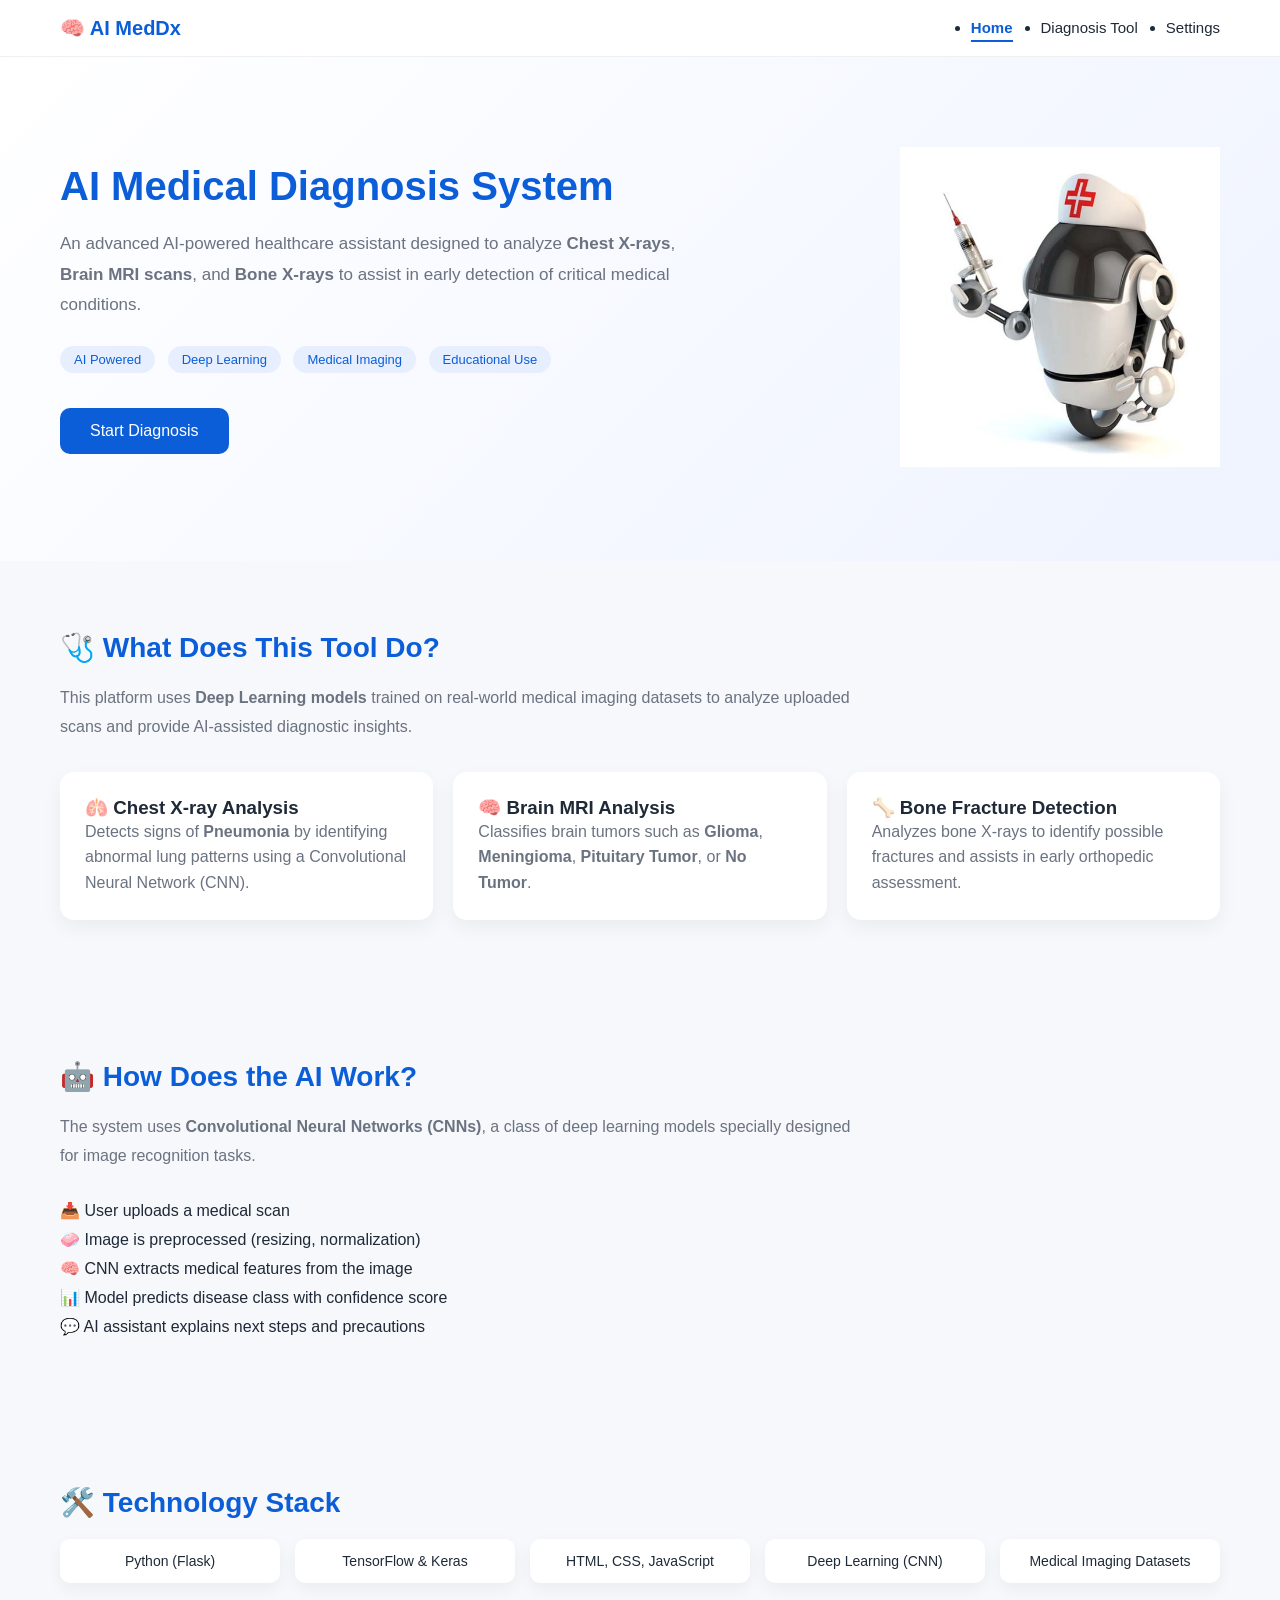
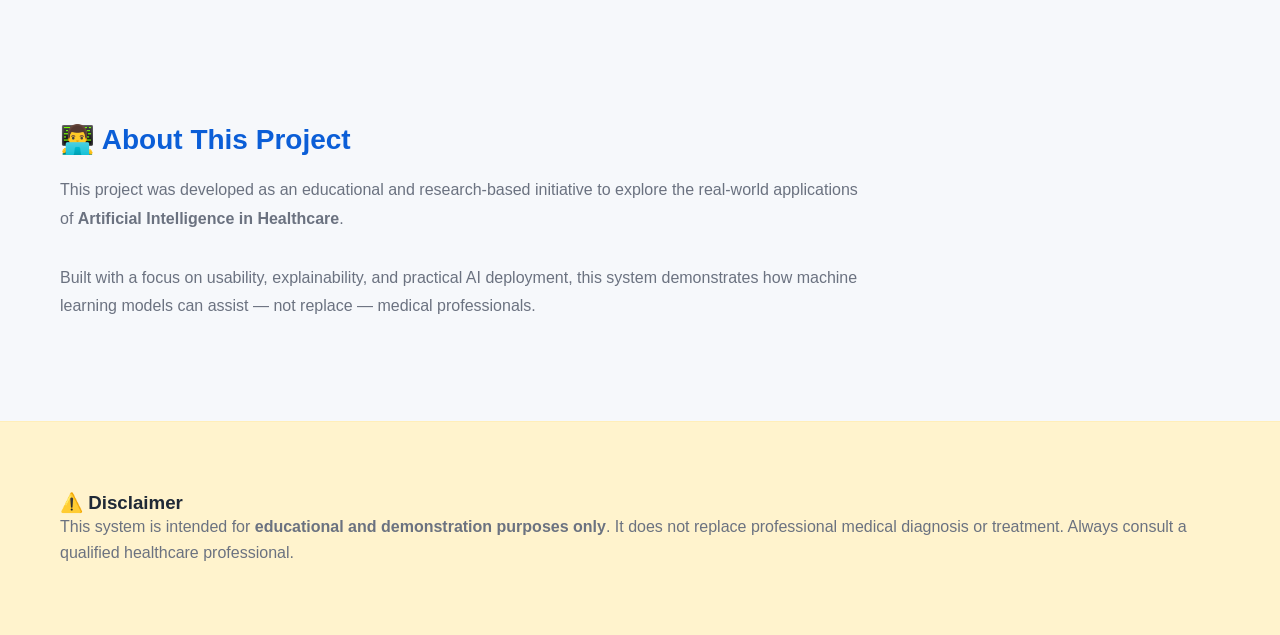
<file: Frontend/index.html>
<!DOCTYPE html>
<html lang="en">
<head>
    <meta charset="UTF-8">
    <title>AI Medical Diagnosis System</title>

    <link rel="stylesheet" href="css/main.css">
    <link rel="stylesheet" href="css/home.css">

    <script defer src="js/main.js"></script>
</head>
<body>

<!-- NAVBAR (SAME AS HOME & TOOL) -->
<nav class="navbar">
    <div class="logo">🧠 AI MedDx</div>
    <ul class="nav-links">
        <li><a href="index.html">Home</a></li>
        <li><a href="tool.html">Diagnosis Tool</a></li>
        <li><a href="settings.html" class="active">Settings</a></li>
    </ul>
</nav>

<!-- HERO -->
<section class="hero">
    <div class="hero-text">
        <h1>AI Medical Diagnosis System</h1>

        <p class="hero-desc">
            An advanced AI-powered healthcare assistant designed to analyze
            <b>Chest X-rays</b>, <b>Brain MRI scans</b>, and <b>Bone X-rays</b>
            to assist in early detection of critical medical conditions.
        </p>

        <div class="badges">
            <span>AI Powered</span>
            <span>Deep Learning</span>
            <span>Medical Imaging</span>
            <span>Educational Use</span>
        </div>

        <a href="tool.html" class="cta-btn">Start Diagnosis</a>
    </div>

    <div class="hero-image">
        <img src="assets/Robo_doc.jpg" alt="AI Medical Assistant">
    </div>
</section>

<!-- WHAT TOOL DOES -->
<section class="section light">
    <h2>🩺 What Does This Tool Do?</h2>
    <p class="section-text">
        This platform uses <b>Deep Learning models</b> trained on real-world
        medical imaging datasets to analyze uploaded scans and provide
        AI-assisted diagnostic insights.
    </p>

    <div class="features">
        <div class="feature-card">
            <h3>🫁 Chest X-ray Analysis</h3>
            <p>
                Detects signs of <b>Pneumonia</b> by identifying abnormal lung
                patterns using a Convolutional Neural Network (CNN).
            </p>
        </div>

        <div class="feature-card">
            <h3>🧠 Brain MRI Analysis</h3>
            <p>
                Classifies brain tumors such as <b>Glioma</b>, <b>Meningioma</b>,
                <b>Pituitary Tumor</b>, or <b>No Tumor</b>.
            </p>
        </div>

        <div class="feature-card">
            <h3>🦴 Bone Fracture Detection</h3>
            <p>
                Analyzes bone X-rays to identify possible fractures and assists
                in early orthopedic assessment.
            </p>
        </div>
    </div>
</section>

<!-- HOW AI WORKS -->
<section class="section">
    <h2>🤖 How Does the AI Work?</h2>
    <p class="section-text">
        The system uses <b>Convolutional Neural Networks (CNNs)</b>, a class of
        deep learning models specially designed for image recognition tasks.
    </p>

    <ul class="steps">
        <li>📥 User uploads a medical scan</li>
        <li>🧼 Image is preprocessed (resizing, normalization)</li>
        <li>🧠 CNN extracts medical features from the image</li>
        <li>📊 Model predicts disease class with confidence score</li>
        <li>💬 AI assistant explains next steps and precautions</li>
    </ul>
</section>

<!-- TECHNOLOGY STACK -->
<section class="section light">
    <h2>🛠️ Technology Stack</h2>

    <div class="tech-grid">
        <div>Python (Flask)</div>
        <div>TensorFlow & Keras</div>
        <div>HTML, CSS, JavaScript</div>
        <div>Deep Learning (CNN)</div>
        <div>Medical Imaging Datasets</div>
    </div>
</section>

<!-- ABOUT -->
<section class="section">
    <h2>👨‍💻 About This Project</h2>
    <p class="section-text">
        This project was developed as an educational and research-based
        initiative to explore the real-world applications of
        <b>Artificial Intelligence in Healthcare</b>.
    </p>

    <p class="section-text">
        Built with a focus on usability, explainability, and practical AI
        deployment, this system demonstrates how machine learning models can
        assist — not replace — medical professionals.
    </p>
</section>

<!-- DISCLAIMER -->
<section class="section disclaimer">
    <h3>⚠️ Disclaimer</h3>
    <p>
        This system is intended for <b>educational and demonstration purposes only</b>.
        It does not replace professional medical diagnosis or treatment.
        Always consult a qualified healthcare professional.
    </p>
</section>

</body>
</html>
</file>
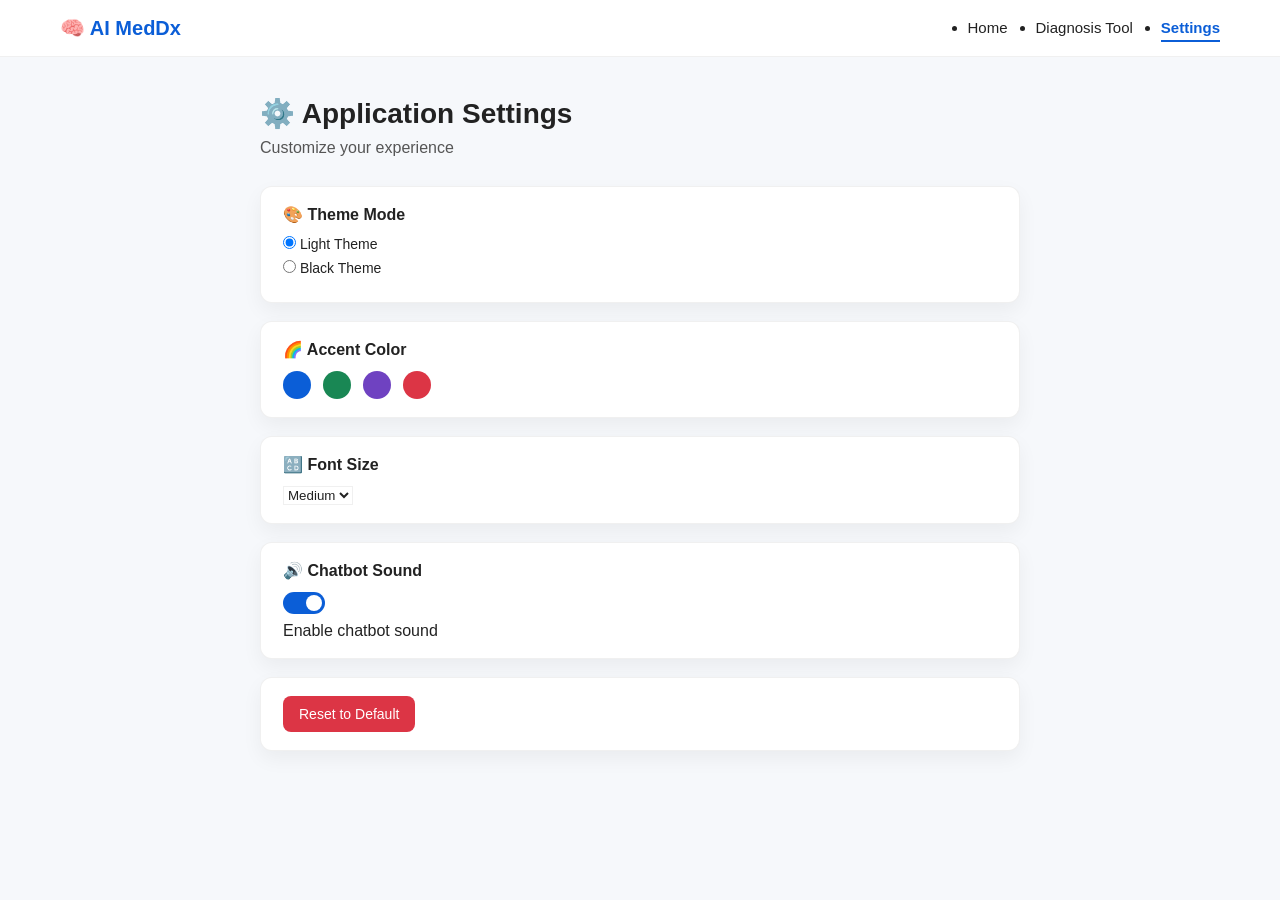
<file: Frontend/settings.html>
<!DOCTYPE html>
<html lang="en">
<head>
    <meta charset="UTF-8">
    <title>Settings | AI MedDx</title>

    <!-- COMMON CSS -->
    <link rel="stylesheet" href="css/main.css">
    <link rel="stylesheet" href="css/settings.css">

    <!-- COMMON JS (THEME / ACCENT / FONT SYNC) -->
    <script defer src="js/main.js"></script>

    <!-- SETTINGS PAGE LOGIC -->
    <script defer src="js/settings.js"></script>
</head>
<body>

<!-- NAVBAR (SAME AS HOME & TOOL) -->
<nav class="navbar">
    <div class="logo">🧠 AI MedDx</div>
    <ul class="nav-links">
        <li><a href="index.html">Home</a></li>
        <li><a href="tool.html">Diagnosis Tool</a></li>
        <li><a href="settings.html" class="active">Settings</a></li>
    </ul>
</nav>

<!-- SETTINGS CONTAINER -->
<section class="settings-container">

    <h1>⚙️ Application Settings</h1>
    <p class="subtitle">Customize your experience</p>

    <!-- THEME MODE -->
    <div class="settings-card">
        <h3>🎨 Theme Mode</h3>

        <label>
            <input type="radio" name="theme" value="light">
            Light Theme
        </label>

        <label>
            <input type="radio" name="theme" value="dark">
            Black Theme
        </label>
    </div>

    <!-- ACCENT COLOR -->
    <div class="settings-card">
        <h3>🌈 Accent Color</h3>

        <div class="color-options">
            <span class="color blue" data-color="#0b5ed7" title="Blue"></span>
            <span class="color green" data-color="#198754" title="Green"></span>
            <span class="color purple" data-color="#6f42c1" title="Purple"></span>
            <span class="color red" data-color="#dc3545" title="Red"></span>
        </div>
    </div>

    <!-- FONT SIZE -->
    <div class="settings-card">
        <h3>🔠 Font Size</h3>

        <select id="fontSize">
            <option value="small">Small</option>
            <option value="medium">Medium</option>
            <option value="large">Large</option>
        </select>
    </div>

    <!-- CHATBOT SOUND -->
    <div class="settings-card">
        <h3>🔊 Chatbot Sound</h3>

        <label class="switch">
            <input type="checkbox" id="chatSound">
            <span class="slider"></span>
        </label>

        <span>Enable chatbot sound</span>
    </div>

    <!-- RESET -->
    <div class="settings-card danger">
        <button id="resetSettings">Reset to Default</button>
    </div>

</section>

</body>
</html>
</file>
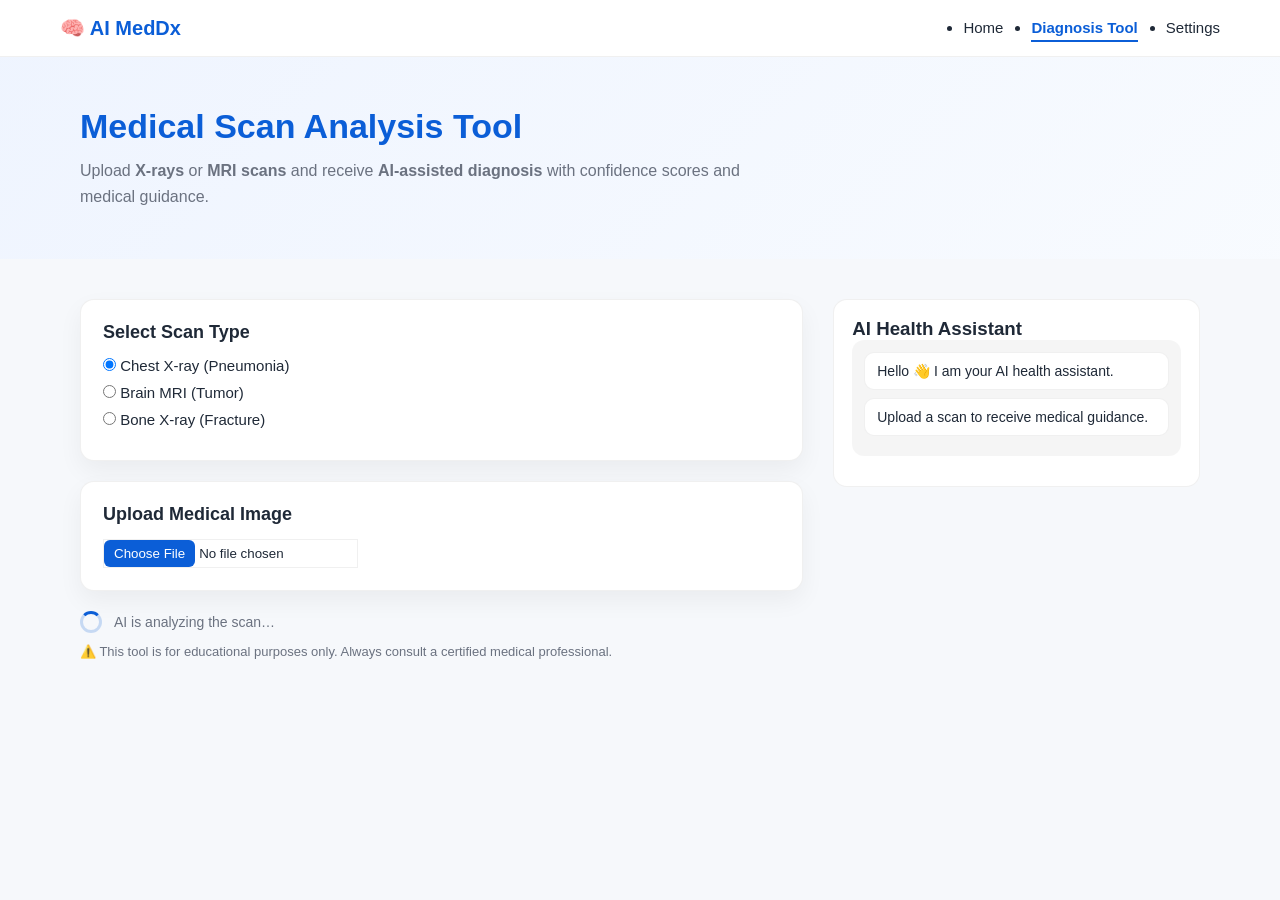
<file: Frontend/tool.html>
<!DOCTYPE html>
<html lang="en">
<head>
    <meta charset="UTF-8">
    <title>Diagnosis Tool | AI MedDx</title>

    <!-- COMMON + TOOL CSS -->
    <link rel="stylesheet" href="css/main.css">
    <link rel="stylesheet" href="css/tool.css">

    <!-- COMMON JS (THEME / NAVBAR / SETTINGS SYNC) -->
    <script defer src="js/main.js"></script>

    <!-- TOOL LOGIC -->
    <script defer src="js/tool.js"></script>
</head>
<body>

<!-- NAVBAR -->
<nav class="navbar">
    <div class="logo">🧠 AI MedDx</div>
    <ul class="nav-links">
        <li><a href="index.html">Home</a></li>
        <li><a href="tool.html" class="active">Diagnosis Tool</a></li>
        <li><a href="settings.html">Settings</a></li>
    </ul>
</nav>

<!-- TOOL HEADER -->
<section class="tool-hero">
    <h1>Medical Scan Analysis Tool</h1>
    <p>
        Upload <b>X-rays</b> or <b>MRI scans</b> and receive
        <b>AI-assisted diagnosis</b> with confidence scores and medical guidance.
    </p>
</section>

<!-- TOOL MAIN -->
<section class="tool-container">

    <!-- LEFT PANEL -->
    <div class="tool-left">

        <!-- SCAN TYPE -->
        <div class="tool-card">
            <h3>Select Scan Type</h3>
            <div class="radio-group">
                <label>
                    <input type="radio" name="scan" value="chest" checked>
                    Chest X-ray (Pneumonia)
                </label>
                <label>
                    <input type="radio" name="scan" value="brain">
                    Brain MRI (Tumor)
                </label>
                <label>
                    <input type="radio" name="scan" value="bone">
                    Bone X-ray (Fracture)
                </label>
            </div>
        </div>

        <!-- UPLOAD -->
        <div class="tool-card">
            <h3>Upload Medical Image</h3>
            <input type="file" id="imageUpload" accept="image/*">
            <img id="preview" hidden>
        </div>

        <!-- AI LOADER (HIDDEN BY DEFAULT) -->
        <div id="aiLoader" class="ai-loader" hidden>
            <div class="spinner"></div>
            <p>AI is analyzing the scan…</p>
        </div>

        <!-- RESULT -->
        <div class="tool-card result-card" id="resultCard" hidden>
            <h3>Diagnosis Result</h3>
            <p id="resultText"></p>
            <button class="primary-btn" onclick="findHospital()">
                Find Nearest Hospital
            </button>
        </div>

        <p class="disclaimer">
            ⚠️ This tool is for educational purposes only.
            Always consult a certified medical professional.
        </p>

    </div>

    <!-- RIGHT PANEL -->
    <div class="tool-right">

        <h3>AI Health Assistant</h3>

        <div class="chat-window" id="chatWindow">
            <div class="bot">Hello 👋 I am your AI health assistant.</div>
            <div class="bot">Upload a scan to receive medical guidance.</div>
        </div>

        <div class="chat-options" id="chatOptions" hidden>
            <button onclick="ask('next')">What should I do now?</button>
            <button onclick="ask('serious')">Is this serious?</button>
            <button onclick="ask('cure')">Can it be cured?</button>
            <button onclick="ask('precaution')">Precautions</button>
            <button onclick="ask('food')">Diet recommendations</button>
            <button onclick="ask('recovery')">Recovery time</button>
            <button onclick="findHospital()">Nearest hospital</button>
        </div>

    </div>

</section>

</body>
</html>
</file>
<file: Frontend/css/main.css>
/* ================= RESET ================= */
* {
    margin: 0;
    padding: 0;
    box-sizing: border-box;
    font-family: "Segoe UI", Arial, sans-serif;
}

html, body {
    width: 100%;
    overflow-x: hidden;
}

/* ================= THEME VARIABLES ================= */
:root {
    --accent: #0b5ed7;

    --bg: #f6f8fb;
    --card: #ffffff;
    --text: #1f2937;
    --muted: #6b7280;
    --border: rgba(0,0,0,0.06);
}

/* ================= DARK MODE VARIABLES ================= */
html.dark {
    --bg: #0f172a;
    --card: #020617;
    --text: #e5e7eb;
    --muted: #9ca3af;
    --border: rgba(255,255,255,0.08);
}

/* ================= BODY ================= */
body {
    background: var(--bg);
    color: var(--text);
    transition: background 0.3s ease, color 0.3s ease;
}

/* ================= NAVBAR ================= */
.navbar {
    width: 100%;
    background: var(--card);
    padding: 16px 60px;
    display: flex;
    justify-content: space-between;
    align-items: center;
    border-bottom: 1px solid var(--border);
    position: sticky;
    top: 0;
    z-index: 1000;
}

.logo {
    font-size: 20px;
    font-weight: 700;
    color: var(--accent);
}

.nav-links {
    display: flex;
    gap: 28px;
}

.nav-links a {
    text-decoration: none;
    font-size: 15px;
    color: var(--text);
    position: relative;
    transition: color 0.3s ease;
}

.nav-links a.active {
    color: var(--accent);
    font-weight: 600;
}

/* underline animation */
.nav-links a::after {
    content: "";
    position: absolute;
    width: 0%;
    height: 2px;
    background: var(--accent);
    left: 0;
    bottom: -6px;
    transition: width 0.3s ease;
}

.nav-links a:hover::after,
.nav-links a.active::after {
    width: 100%;
}

/* ================= SECTIONS ================= */
section {
    width: 100%;
}

.container {
    max-width: 1200px;
    margin: auto;
    padding: 40px 60px;
}

/* ================= HEADINGS ================= */
h1, h2, h3, h4 {
    color: var(--text);
}

p {
    color: var(--muted);
    line-height: 1.6;
}

/* ================= CARDS ================= */
.card,
.tool-card,
.settings-card {
    background: var(--card);
    border-radius: 14px;
    padding: 22px;
    border: 1px solid var(--border);
    box-shadow: 0 10px 25px rgba(0,0,0,0.05);
    transition: background 0.3s ease, border 0.3s ease;
}

/* ================= BUTTONS ================= */
button,
.primary-btn {
    background: var(--accent);
    color: #fff;
    border: none;
    padding: 10px 18px;
    border-radius: 10px;
    font-size: 14px;
    cursor: pointer;
    transition: transform 0.2s ease, opacity 0.3s ease;
}

button:hover {
    transform: translateY(-1px);
    opacity: 0.9;
}

/* ================= TEXT HELPERS ================= */
.subtitle,
.disclaimer {
    color: var(--muted);
}

/* ================= CHAT ================= */
.bot {
    background: var(--card);
    color: var(--text);
    border: 1px solid var(--border);
}

/* ================= FORM ELEMENTS ================= */
input,
select {
    background: var(--card);
    color: var(--text);
    border: 1px solid var(--border);
}

input::file-selector-button {
    background: var(--accent);
    color: #fff;
    border: none;
    padding: 6px 10px;
    border-radius: 6px;
}

/* ================= RESPONSIVE ================= */
@media (max-width: 900px) {
    .navbar {
        padding: 14px 25px;
    }

    .container {
        padding: 30px 25px;
    }
}
</file>
<file: Frontend/css/home.css>
.hero {
    display: flex;
    justify-content: space-between;
    align-items: center;
    padding: 90px 60px;
    background: linear-gradient(135deg, #ffffff, #eef3ff);
}

.hero-text {
    max-width: 55%;
    animation: fadeUp 1s ease;
}

.hero-text h1 {
    font-size: 40px;
    color: #0b5ed7;
    margin-bottom: 20px;
}

.hero-desc {
    font-size: 17px;
    line-height: 1.8;
    margin-bottom: 25px;
}

.badges span {
    display: inline-block;
    background: #e7efff;
    color: #0b5ed7;
    padding: 6px 14px;
    border-radius: 20px;
    font-size: 13px;
    margin-right: 8px;
    margin-bottom: 10px;
}

.cta-btn {
    display: inline-block;
    margin-top: 25px;
    padding: 14px 30px;
    background: #0b5ed7;
    color: #fff;
    border-radius: 10px;
    text-decoration: none;
    font-size: 16px;
    transition: 0.3s;
}

.cta-btn:hover {
    background: #084298;
    transform: translateY(-2px);
}

.hero-image img {
    width: 320px;
    animation: float 3s ease-in-out infinite;
}

/* SECTIONS */
.section {
    padding: 70px 60px;
}

.section.light {
    background: #f6f8fb;
}

.section h2 {
    font-size: 28px;
    margin-bottom: 20px;
    color: #0b5ed7;
}

.section-text {
    font-size: 16px;
    line-height: 1.8;
    max-width: 800px;
    margin-bottom: 30px;
}

/* FEATURES */
.features {
    display: flex;
    gap: 20px;
    flex-wrap: wrap;
}

.feature-card {
    background: #ffffff;
    padding: 25px;
    border-radius: 14px;
    box-shadow: 0 8px 20px rgba(0,0,0,0.05);
    flex: 1;
    min-width: 250px;
}

/* STEPS */
.steps {
    list-style: none;
    font-size: 16px;
}

.steps li {
    margin-bottom: 10px;
}

/* TECH STACK */
.tech-grid {
    display: grid;
    grid-template-columns: repeat(auto-fit, minmax(220px, 1fr));
    gap: 15px;
}

.tech-grid div {
    background: #ffffff;
    padding: 14px;
    border-radius: 10px;
    text-align: center;
    font-size: 14px;
    box-shadow: 0 6px 16px rgba(0,0,0,0.05);
}

/* DISCLAIMER */
.disclaimer {
    background: #fff3cd;
    border-top: 1px solid #ffeeba;
}

/* ANIMATIONS */
@keyframes fadeUp {
    from { opacity: 0; transform: translateY(30px); }
    to { opacity: 1; transform: translateY(0); }
}

@keyframes float {
    0% { transform: translateY(0); }
    50% { transform: translateY(-12px); }
    100% { transform: translateY(0); }
}
</file>
<file: Frontend/css/settings.css>
/* ================= THEME VARIABLES ================= */
:root {
    --bg: #f6f8fb;
    --card: #ffffff;
    --text: #222;
    --subtext: #555;
    --accent: #0b5ed7;
    --shadow: rgba(0,0,0,0.05);
}

/* DARK MODE */
body.dark {
    --bg: #0f172a;
    --card: #1e293b;
    --text: #e5e7eb;
    --subtext: #9ca3af;
    --accent: #38bdf8;
    --shadow: rgba(0,0,0,0.4);
}

/* ================= BASE ================= */
body {
    background: var(--bg);
    color: var(--text);
    transition: background 0.3s, color 0.3s;
}

/* ================= SETTINGS LAYOUT ================= */
.settings-container {
    max-width: 800px;
    margin: 40px auto;
    padding: 0 20px;
}

.settings-container h1 {
    font-size: 28px;
    margin-bottom: 5px;
}

.subtitle {
    color: var(--subtext);
    margin-bottom: 25px;
}

/* ================= CARDS ================= */
.settings-card {
    background: var(--card);
    padding: 18px 22px;
    border-radius: 12px;
    margin-bottom: 18px;
    box-shadow: 0 8px 20px var(--shadow);
    transition: background 0.3s;
}

.settings-card h3 {
    margin-bottom: 12px;
    font-size: 16px;
}

.settings-card label {
    display: block;
    margin-bottom: 8px;
    font-size: 14px;
}

/* ================= COLORS ================= */
.color-options {
    display: flex;
    gap: 12px;
}

.color {
    width: 28px;
    height: 28px;
    border-radius: 50%;
    cursor: pointer;
    border: 2px solid transparent;
}

.color.blue { background: #0b5ed7; }
.color.green { background: #198754; }
.color.purple { background: #6f42c1; }
.color.red { background: #dc3545; }

.color:hover {
    border-color: var(--text);
}

/* ================= TOGGLE ================= */
.switch {
    position: relative;
    display: inline-block;
    width: 42px;
    height: 22px;
    margin-right: 10px;
}

.switch input {
    opacity: 0;
}

.slider {
    position: absolute;
    cursor: pointer;
    background-color: #ccc;
    border-radius: 34px;
    inset: 0;
    transition: 0.3s;
}

.slider:before {
    content: "";
    position: absolute;
    height: 16px;
    width: 16px;
    left: 3px;
    bottom: 3px;
    background: white;
    border-radius: 50%;
    transition: 0.3s;
}

input:checked + .slider {
    background: var(--accent);
}

input:checked + .slider:before {
    transform: translateX(20px);
}

/* ================= DANGER ================= */
.danger button {
    background: #dc3545;
    color: white;
    border: none;
    padding: 10px 16px;
    border-radius: 8px;
    cursor: pointer;
}
</file>
<file: Frontend/css/tool.css>
/* ================= TOOL HERO ================= */
.tool-hero {
    padding: 50px 80px;
    background: linear-gradient(
        135deg,
        rgba(238, 244, 255, 0.9),
        rgba(248, 251, 255, 0.9)
    );
}

body.dark .tool-hero {
    background: linear-gradient(
        135deg,
        #020617,
        #020617
    );
}

.tool-hero h1 {
    font-size: 34px;
    color: var(--accent);
    margin-bottom: 12px;
}

.tool-hero p {
    max-width: 700px;
    font-size: 16px;
    line-height: 1.6;
    color: var(--muted);
}

/* ================= TOOL LAYOUT ================= */
.tool-container {
    display: flex;
    gap: 30px;
    padding: 40px 80px;
}

/* LEFT */
.tool-left {
    flex: 2.2;
}

/* RIGHT */
.tool-right {
    flex: 1;
    background: var(--card);
    border-radius: 14px;
    padding: 18px;
    border: 1px solid var(--border);
    height: fit-content;
}

/* ================= TOOL CARD ================= */
.tool-card {
    background: var(--card);
    border-radius: 14px;
    padding: 22px;
    margin-bottom: 20px;
    border: 1px solid var(--border);
}

.tool-card h3 {
    margin-bottom: 14px;
    font-size: 18px;
    color: var(--text);
}

/* ================= RADIO ================= */
.radio-group label {
    display: block;
    margin-bottom: 10px;
    font-size: 15px;
    color: var(--text);
}

/* ================= IMAGE ================= */
#preview {
    margin-top: 15px;
    width: 100%;
    max-height: 360px;
    object-fit: contain;
    border-radius: 12px;
    background: #000;
}

/* ================= RESULT ================= */
.result-card p {
    font-size: 16px;
    margin-bottom: 14px;
    color: var(--text);
}

/* ================= BUTTON ================= */
.primary-btn {
    background: var(--accent);
    color: #fff;
    border: none;
    padding: 10px 18px;
    border-radius: 10px;
    cursor: pointer;
    font-size: 14px;
}

/* ================= DISCLAIMER ================= */
.disclaimer {
    font-size: 13px;
    color: var(--muted);
    margin-top: 8px;
}

/* ================= CHAT ================= */
.chat-window {
    background: rgba(0,0,0,0.04);
    border-radius: 12px;
    padding: 12px;
    max-height: 280px;
    overflow-y: auto;
    margin-bottom: 12px;
}

body.dark .chat-window {
    background: rgba(255,255,255,0.03);
}

.bot {
    background: var(--card);
    color: var(--text);
    border: 1px solid var(--border);
    padding: 10px 12px;
    border-radius: 10px;
    font-size: 14px;
    margin-bottom: 8px;
}

/* ================= OPTIONS ================= */
.chat-options button {
    width: 100%;
    background: var(--accent);
    color: #fff;
    border: none;
    padding: 8px;
    border-radius: 8px;
    margin-bottom: 6px;
    cursor: pointer;
    font-size: 13px;
}

/* ================= AI LOADER ================= */
.ai-loader {
    display: flex;
    align-items: center;
    gap: 12px;
    margin-top: 15px;
    font-size: 14px;
    color: var(--accent);
}

.spinner {
    width: 22px;
    height: 22px;
    border: 3px solid rgba(11,94,215,0.2);
    border-top: 3px solid var(--accent);
    border-radius: 50%;
    animation: spin 1s linear infinite;
}

@keyframes spin {
    100% {
        transform: rotate(360deg);
    }
}

/* ================= RESPONSIVE ================= */
@media (max-width: 1100px) {
    .tool-container {
        flex-direction: column;
        padding: 30px;
    }

    .tool-hero {
        padding: 40px 30px;
    }
}
</file>
